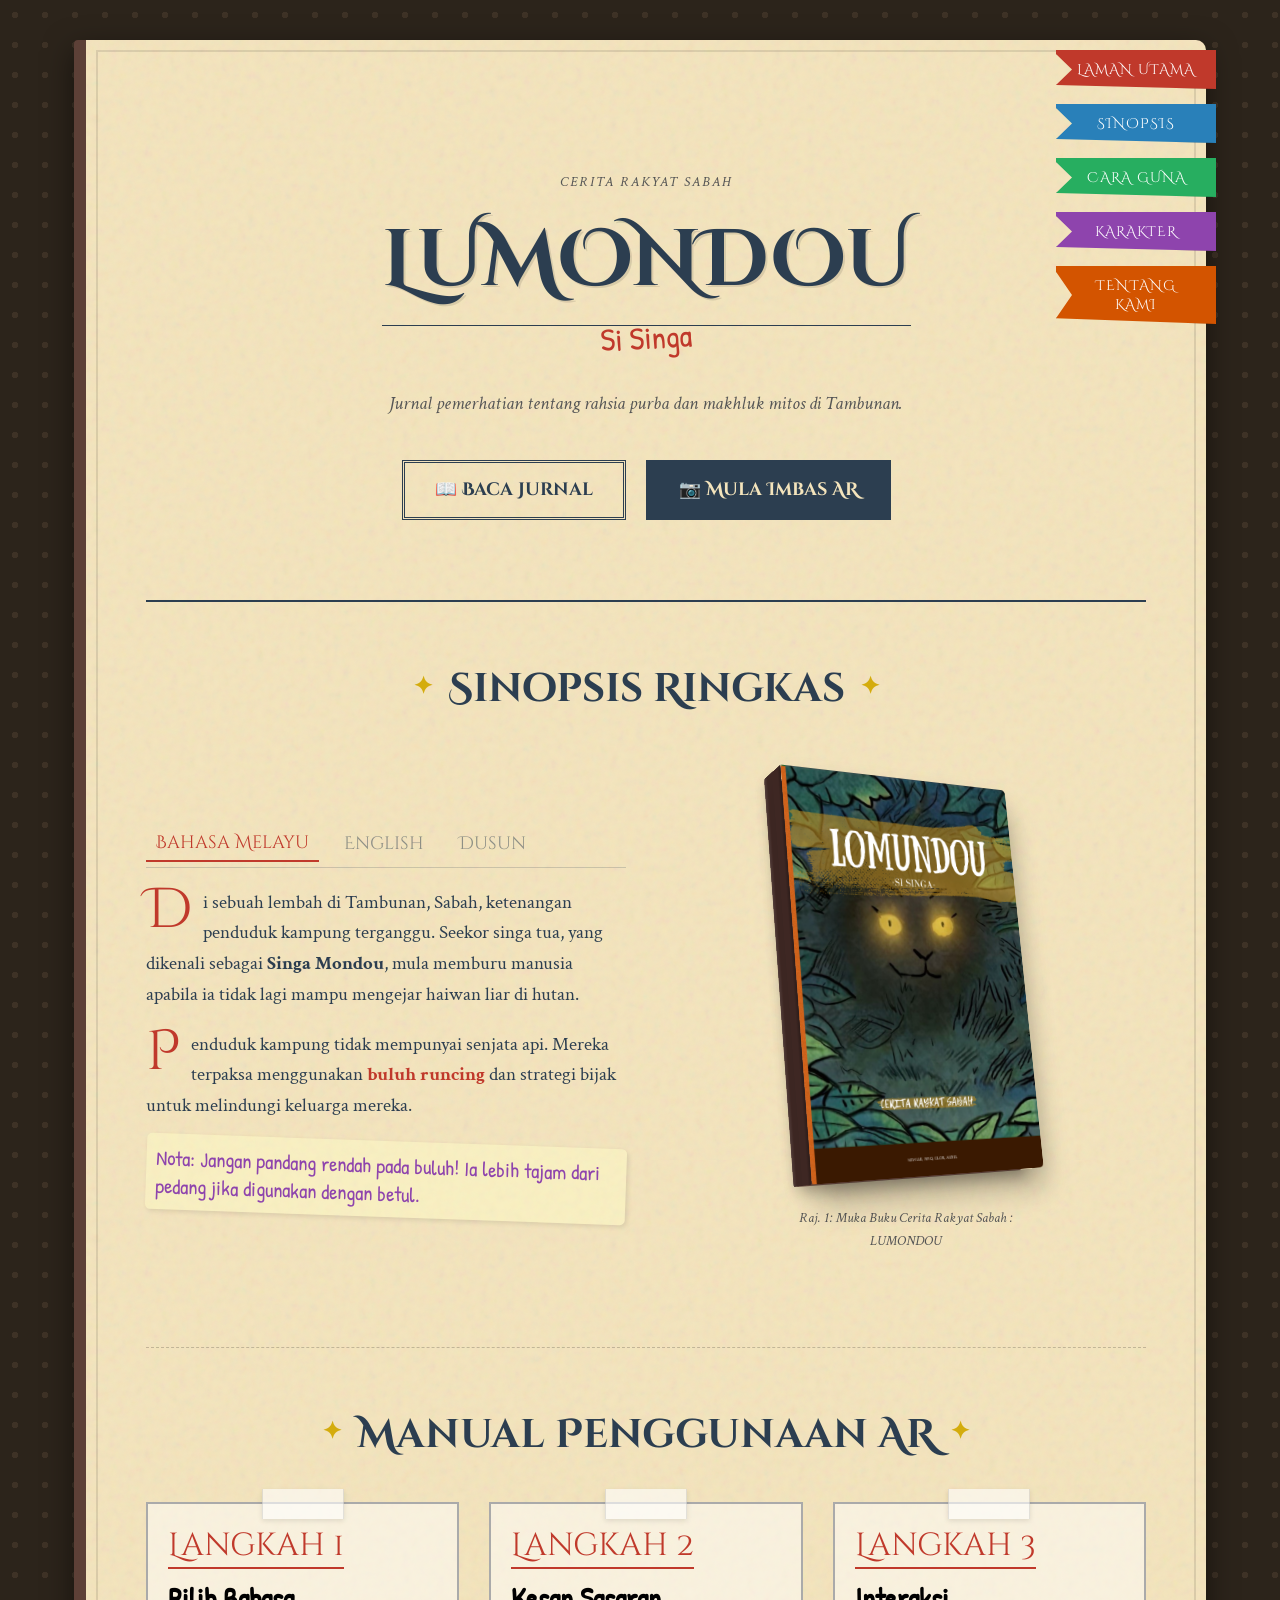
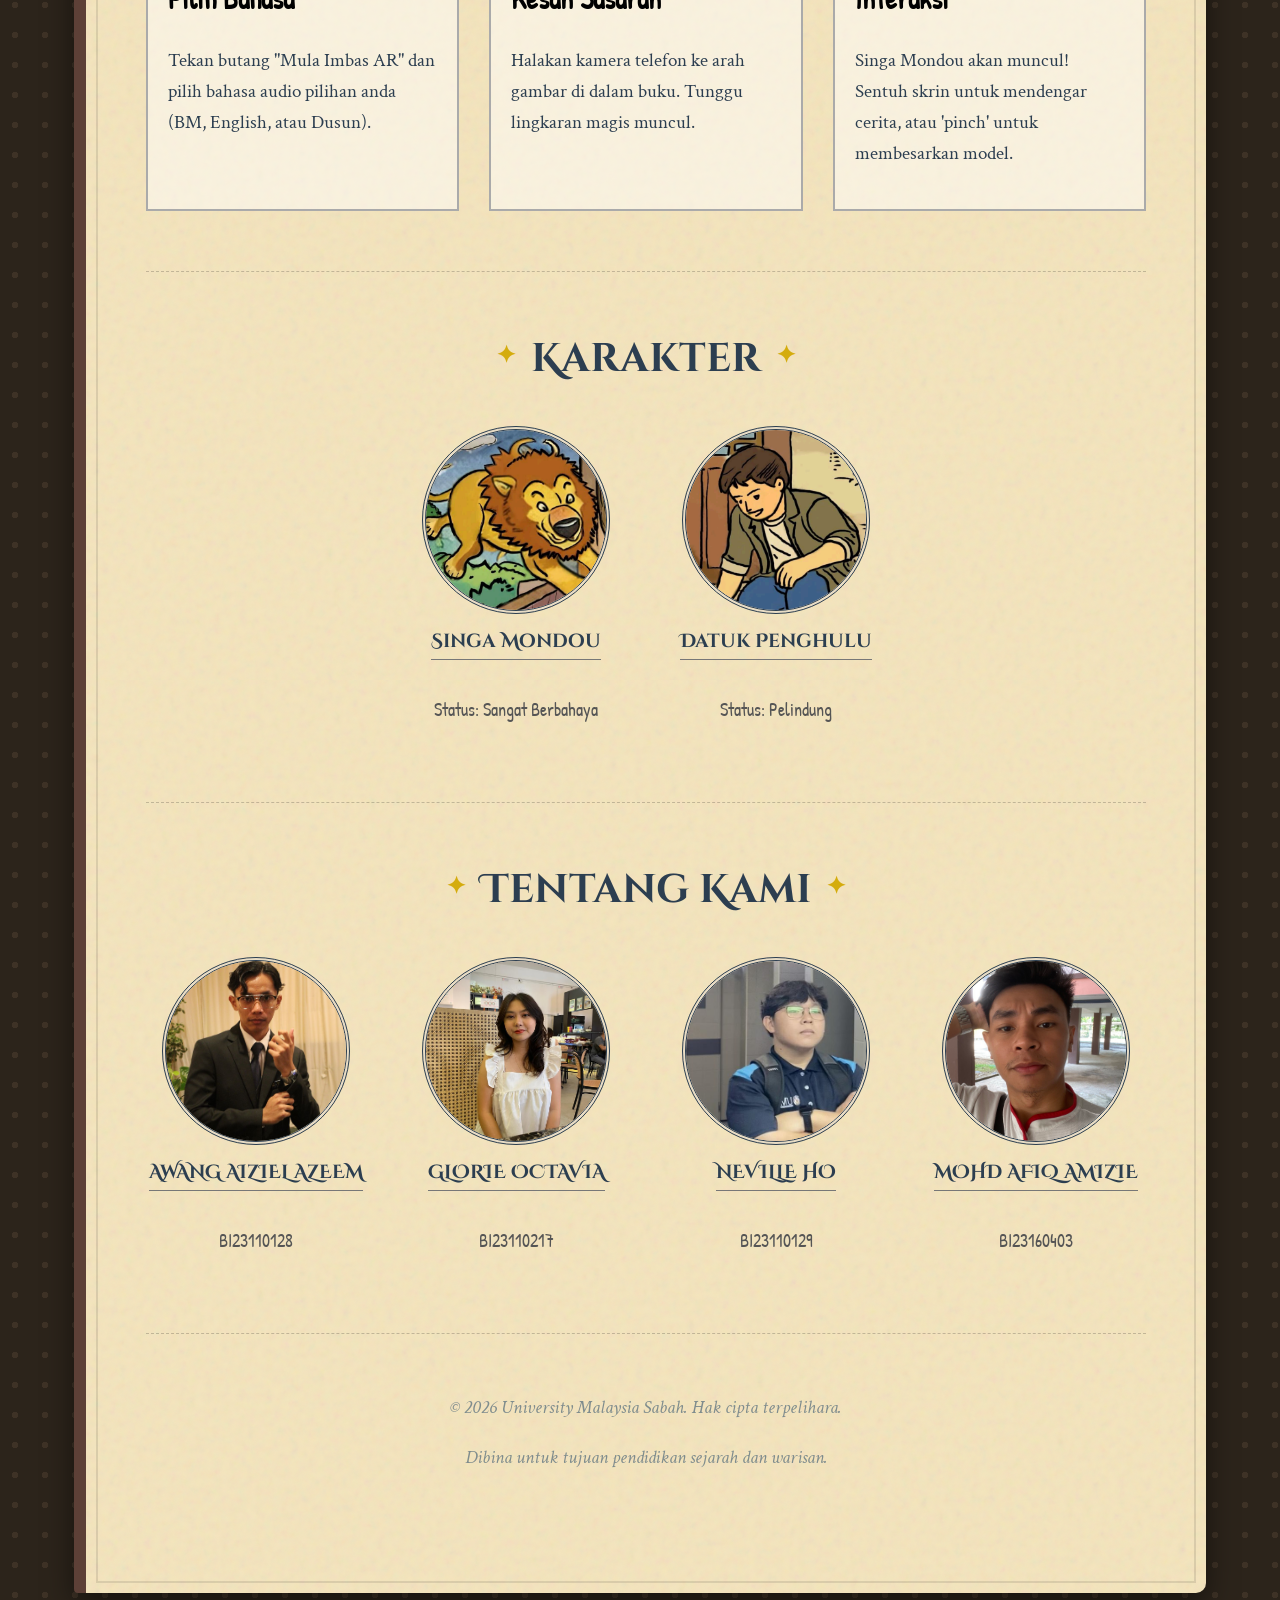
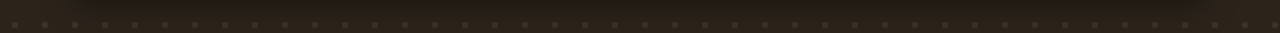
<file: index.html>
<!DOCTYPE html>
<html lang="ms">
<head>
    <meta charset="UTF-8">
    <meta name="viewport" content="width=device-width, initial-scale=1.0, maximum-scale=1.0, user-scalable=no">
    <title>Jurnal Lumondou | Misi AR</title>
    <link href="https://fonts.googleapis.com/css2?family=Cinzel+Decorative:wght@400;700&family=Crimson+Text:ital,wght@0,400;0,600;1,400&family=Patrick+Hand&display=swap" rel="stylesheet">
    <link rel="stylesheet" href="style.css">
</head>
<body>
    
    <div id="particles"></div>

    <div class="book-container">
        
        <div class="nav-track">
            <nav>
                <a href="#hero" class="navLink">Laman Utama</a>
                <a href="#story" class="navLink">Sinopsis</a>
                <a href="#ar" class="navLink">Cara Guna</a>
                <a href="#chars" class="navLink">Karakter</a>
                <a href="#about" class="navLink">Tentang Kami</a>
            </nav>
        </div>

        <header id="hero" class="hero reveal">
            <p style="text-transform: uppercase; letter-spacing: 2px; font-size: 0.9rem;">CERITA RAKYAT SABAH</p>
            <h1>LUMONDOU</h1>
            <span class="hero-subtitle">Si Singa</span>
            <p>Jurnal pemerhatian tentang rahsia purba dan makhluk mitos di Tambunan.</p>
            
            <div class="btn-group">
                <a href="#story" class="cta-btn">📖 Baca Jurnal</a>
                <a href="ar-language.html" class="cta-btn scan-btn">📷 Mula Imbas AR</a>
            </div>
        </header>

        <section id="story" class="reveal">
            <h2 class="section-title">Sinopsis Ringkas</h2>
            <div class="synopsis-container">
                <div class="synopsis-text">
                    <div class="lang-tabs">
                        <button class="tab-btn active" onclick="switchSynopsisLang('ms', this)">Bahasa Melayu</button>
                        <button class="tab-btn" onclick="switchSynopsisLang('en', this)">English</button>
                        <button class="tab-btn" onclick="switchSynopsisLang('dusun', this)">Dusun</button>
                    </div>

                    <div id="synopsis-ms" class="story-content">
                        <p>
                            Di sebuah lembah di Tambunan, Sabah, ketenangan penduduk kampung terganggu. Seekor singa tua, yang dikenali sebagai <strong>Singa Mondou</strong>, mula memburu manusia apabila ia tidak lagi mampu mengejar haiwan liar di hutan.
                        </p>
                        <p>
                            Penduduk kampung tidak mempunyai senjata api. Mereka terpaksa menggunakan <span style="color:var(--accent-red); font-weight:bold;">buluh runcing</span> dan strategi bijak untuk melindungi keluarga mereka.
                        </p>
                    </div>

                    <div id="synopsis-en" class="story-content" style="display:none;">
                        <p>
                            In a valley in Tambunan, Sabah, the peace of the villagers was shattered. An old lion, known as <strong>Singa Mondou</strong>, began hunting humans when it could no longer catch wild prey in the jungle.
                        </p>
                        <p>
                            The villagers had no firearms. They were forced to use <span style="color:var(--accent-red); font-weight:bold;">sharpened bamboo</span> and clever strategies to protect their families.
                        </p>
                    </div>

                    <div id="synopsis-dusun" class="story-content" style="display:none;">
                        <p>
                            Id iso bawang id Tambunan, Sabah, norumbak o kotoronongon do tulun kampung. Iso singa odomon, pinungaranan do <strong>Singa Mondou</strong>, tumimpuun mangkan do tulun soira au nodi kaanu mangkan do tayam.
                        </p>
                        <p>
                            Aso sinapang do tulun kampung. Mositi yolo momoguno <span style="color:var(--accent-red); font-weight:bold;">tombu</span> om akal di abaal montok manampasi do paganakan diolo.
                        </p>
                    </div>

                    <div class="handwritten-note">
                        Nota: Jangan pandang rendah pada buluh! Ia lebih tajam dari pedang jika digunakan dengan betul.
                    </div>
                </div>
                <div class="book-visual-container">
                    <div class="book-wrapper">
                        <div class="book-3d">
                            <img src="./assets/images/coverpage.png" alt="Lakaran Kampung" class="book-cover-img">
                        </div>
                    </div>
                    <p class="image-caption">Raj. 1: Muka Buku Cerita Rakyat Sabah : LUMONDOU</p>
                </div>
            </div>
        </section>

        <section id="ar" class="reveal">
            <h2 class="section-title">Manual Penggunaan AR</h2>
            <div class="ar-grid">
                <div class="ar-card">
                    <div class="ar-number">Langkah 1</div>
                    <h3>Pilih Bahasa</h3>
                    <p>Tekan butang "Mula Imbas AR" dan pilih bahasa audio pilihan anda (BM, English, atau Dusun).</p>
                </div>
                <div class="ar-card">
                    <div class="ar-number">Langkah 2</div>
                    <h3>Kesan Sasaran</h3>
                    <p>Halakan kamera telefon ke arah gambar di dalam buku. Tunggu lingkaran magis muncul.</p>
                </div>
                <div class="ar-card">
                    <div class="ar-number">Langkah 3</div>
                    <h3>Interaksi</h3>
                    <p>Singa Mondou akan muncul! Sentuh skrin untuk mendengar cerita, atau 'pinch' untuk membesarkan model.</p>
                </div>
            </div>
        </section>

        <section id="chars" class="reveal">
            <h2 class="section-title">Karakter</h2>
            <div class="char-flex">
                <div class="char-item">
                    <div class="char-img-wrapper">
                        <img src="./assets/images/singa.png" alt="Singa Mondou">
                    </div>
                    <h3>Singa Mondou</h3>
                    <p style="font-family: var(--font-hand); font-size: 1.1rem; color: #555;">Status: Sangat Berbahaya</p>
                </div>
                <div class="char-item">
                    <div class="char-img-wrapper">
                        <img src="./assets/images/ketuakampung.png" alt="Wira">
                    </div>
                    <h3>Datuk Penghulu</h3>
                    <p style="font-family: var(--font-hand); font-size: 1.1rem; color: #555;">Status: Pelindung</p>
                </div>
            </div>
        </section>

        <section id="about" class="reveal">
            <h2 class="section-title">Tentang Kami</h2>
            <div class="char-flex">
                <div class="char-item">
                    <div class="char-img-wrapper">
                        <img src="./assets/images/awang.jpeg" alt="Ahli 1">
                    </div>
                    <h3>AWANG AIZIEL AZEEM</h3>
                    <p style="font-family: var(--font-hand); font-size: 1.1rem; color: #555;">BI23110128</p>
                </div>
                <div class="char-item">
                    <div class="char-img-wrapper">
                        <img src="./assets/images/glor.jpeg" alt="Ahli 2">
                    </div>
                    <h3>GLORIE OCTAVIA</h3>
                    <p style="font-family: var(--font-hand); font-size: 1.1rem; color: #555;">BI23110217</p>
                </div>
                <div class="char-item">
                    <div class="char-img-wrapper">
                        <img src="./assets/images/nev.jpeg" alt="Ahli 3">
                    </div>
                    <h3>NEVILLE HO</h3>
                    <p style="font-family: var(--font-hand); font-size: 1.1rem; color: #555;">BI23110129</p>
                </div>
                <div class="char-item">
                    <div class="char-img-wrapper">
                        <img src="./assets/images/apiq.jpg" alt="Ahli 4">
                    </div>
                    <h3>MOHD AFIQ AMIZIE</h3>
                    <p style="font-family: var(--font-hand); font-size: 1.1rem; color: #555;">BI23160403</p>
                </div>
            </div>
        </section>

        <footer>
            <p>&copy; 2026 University Malaysia Sabah. Hak cipta terpelihara.</p>
            <p>Dibina untuk tujuan pendidikan sejarah dan warisan.</p>
        </footer>

    </div>

    <script src="ui.js"></script>

</body>
</html>
</file>
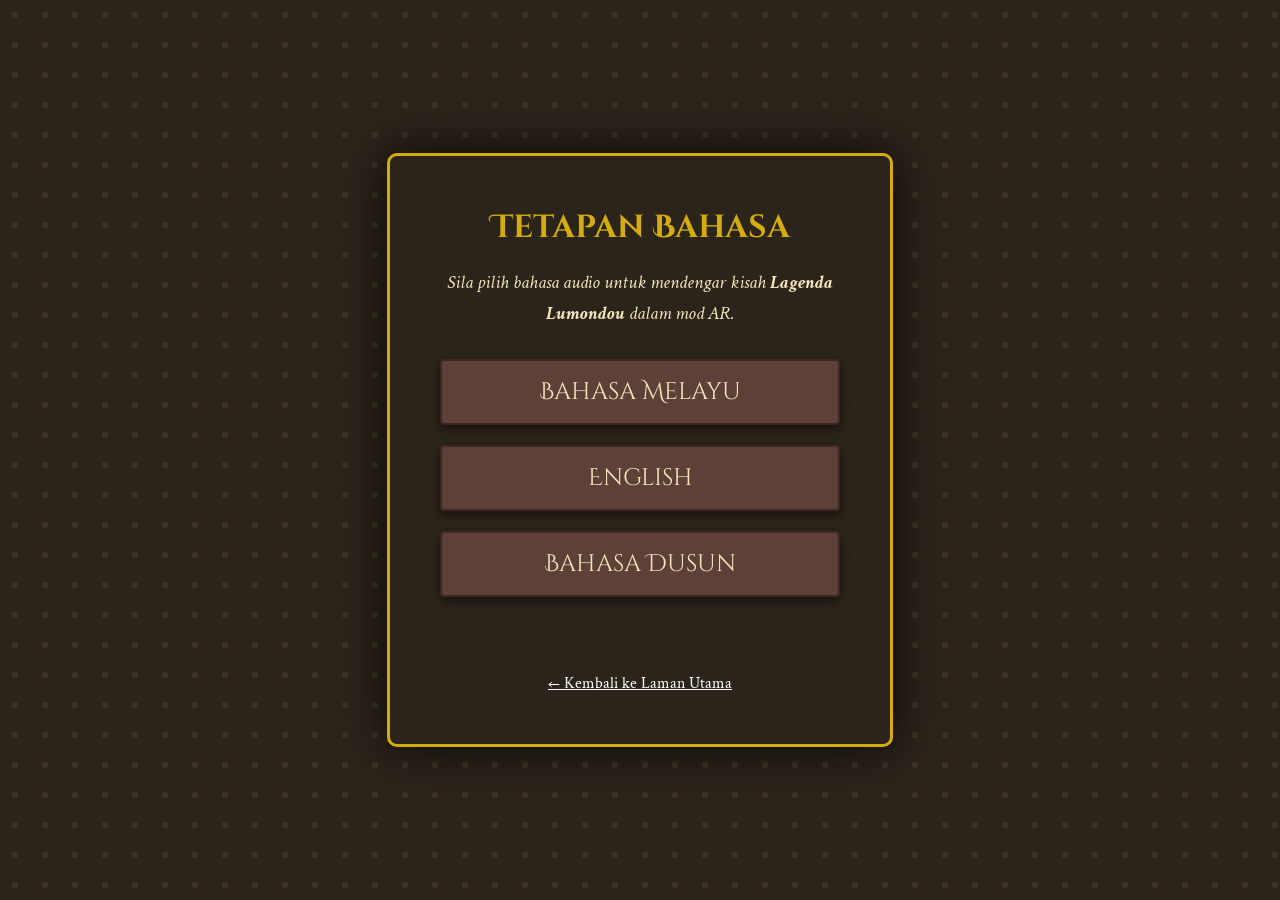
<file: ar-language.html>
<!DOCTYPE html>
<html lang="ms">
<head>
  <meta charset="UTF-8" />
  <meta name="viewport" content="width=device-width, initial-scale=1" />
  <title>Pilih Bahasa Audio | Lumondou</title>
  <link href="https://fonts.googleapis.com/css2?family=Cinzel+Decorative:wght@400;700&family=Crimson+Text:ital,wght@0,400;0,600;1,400&display=swap" rel="stylesheet">
  <link rel="stylesheet" href="style.css" />
  <style>
      /* Force center alignment for this specific page */
      body {
          display: flex;
          flex-direction: column;
          align-items: center;
          justify-content: center;
          min-height: 100vh;
      }
  </style>
</head>

<body>
  <div id="particles"></div>

  <div class="lang-container">
    <h1 style="color: var(--gold); margin-bottom: 10px;">Tetapan Bahasa</h1>
    <p style="color: #f4e4bc; font-style: italic; margin-bottom: 30px;">
        Sila pilih bahasa audio untuk mendengar kisah <b>Lagenda Lumondou</b> dalam mod AR.
    </p>

    <div class="lang-options">
      <button class="lang-btn" onclick="startAR('bm')">
        Bahasa Melayu
      </button>

      <button class="lang-btn" onclick="startAR('en')">
        English
      </button>

      <button class="lang-btn" onclick="startAR('ds')">
        Bahasa Dusun
      </button>
      
      <br>
      <a href="index.html" style="color:white; margin-top:15px; text-decoration:underline;">← Kembali ke Laman Utama</a>
    </div>
  </div>

  <script src="ui.js"></script>
  <script>
    function startAR(langCode){
      // Map language to AR pages
      const AR_PAGES = {
        bm: "scanBM.html",   // Maps to Malay AR
        en: "scanEng.html",  // Maps to English AR
        ds: "scanDusun.html" // Maps to Dusun AR
      };

      const targetPage = AR_PAGES[langCode];

      if(targetPage){
        window.location.href = targetPage;
      } else {
        alert("Halaman AR tidak dijumpai.");
      }
    }
  </script>

</body>
</html>
</file>
<file: style.css>
/* --- DESIGN VARIABLES (ADVENTURE JOURNAL THEME) --- */
:root {
    --bg-desk: #2c241b;       /* Dark Wood Table */
    --page-bg: #f4e4bc;       /* Aged Parchment */
    --ink-primary: #2c3e50;   /* Dark Blue/Black Ink */
    --ink-secondary: #8e44ad; /* Mystical Purple (Magic elements) */
    --accent-red: #c0392b;    /* Warning/Important (Sealing Wax) */
    --gold: #d4ac0d;          /* Gold Leaf */
    
    --font-display: 'Cinzel Decorative', cursive; /* Epic Headers */
    --font-body: 'Crimson Text', serif;           /* Book Text */
    --font-hand: 'Patrick Hand', cursive;         /* Handwritten Notes */
    
    --shadow-page: 0 10px 30px rgba(0,0,0,0.5);
    --texture-grain: url("data:image/svg+xml,%3Csvg viewBox='0 0 200 200' xmlns='http://www.w3.org/2000/svg'%3E%3Cfilter id='noiseFilter'%3E%3CfeTurbulence type='fractalNoise' baseFrequency='0.65' numOctaves='3' stitchTiles='stitch'/%3E%3C/filter%3E%3Crect width='100%25' height='100%25' filter='url(%23noiseFilter)' opacity='0.1'/%3E%3C/svg%3E");
}

/* --- GLOBAL STYLES --- */
html {
    scroll-behavior: smooth;
}

body {
    background-color: var(--bg-desk);
    color: var(--ink-primary);
    font-family: var(--font-body);
    margin: 0;
    padding: 0;
    overflow-x: hidden;
    background-image: radial-gradient(#3e3226 15%, transparent 16%), radial-gradient(#3e3226 15%, transparent 16%);
    background-size: 30px 30px;
}

h1, h2, h3 {
    font-family: var(--font-display);
    margin-top: 0;
    font-weight: 700;
}

p {
    font-size: 1.2rem;
    line-height: 1.6;
}

a { text-decoration: none; color: inherit; transition: 0.3s; }

/* --- ANIMATED BACKGROUND PARTICLES (FIREFLIES) --- */
#particles {
    position: fixed;
    top: 0; left: 0; width: 100%; height: 100%;
    pointer-events: none;
    z-index: 0;
}

.firefly {
    position: absolute;
    width: 4px;
    height: 4px;
    background: var(--gold);
    border-radius: 50%;
    opacity: 0;
    box-shadow: 0 0 10px var(--gold);
    animation: fly 10s infinite linear;
}

@keyframes fly {
    0% { transform: translate(0, 0); opacity: 0; }
    10% { opacity: 1; }
    90% { opacity: 1; }
    100% { transform: translate(100px, -100px); opacity: 0; }
}

/* --- THE BOOK CONTAINER --- */
.book-container {
    max-width: 1000px;
    margin: 40px auto;
    background-color: var(--page-bg);
    background-image: var(--texture-grain);
    box-shadow: var(--shadow-page);
    position: relative;
    padding: 60px;
    border-left: 12px solid #5d4037; /* Book Spine */
    border-radius: 4px 10px 10px 4px;
    z-index: 10;
    padding-bottom: 100px; /* Space for mobile nav */
}

.book-container::before {
    content: '';
    position: absolute;
    top: 10px; right: 10px; bottom: 10px; left: 10px;
    border: 2px solid rgba(0,0,0,0.1);
    pointer-events: none;
}

/* --- NAVIGATION TRACK --- */
.nav-track {
    position: absolute;
    top: 0; right: 0; height: 100%; width: 0;
    pointer-events: none;
}

nav {
    position: sticky;
    position: -webkit-sticky;
    top: 50px;
    float: right;
    margin-right: -10px;
    display: flex;
    flex-direction: column;
    gap: 15px;
    z-index: 100;
    pointer-events: auto;
    width: 120px;
    align-items: flex-end;
}

nav a {
    background: var(--accent-red);
    color: #fff;
    padding: 10px 20px;
    font-family: var(--font-display);
    font-size: 0.9rem;
    text-transform: uppercase;
    letter-spacing: 1px;
    box-shadow: -2px 2px 5px rgba(0,0,0,0.3);
    transform: translateX(0);
    transition: transform 0.3s;
    clip-path: polygon(0 0, 100% 0, 100% 100%, 0 90%, 10% 50%, 0 10%);
    width: 100%;
    text-align: center;
}

nav a:nth-child(2) { background: #2980b9; }
nav a:nth-child(3) { background: #27ae60; }
nav a:nth-child(4) { background: #8e44ad; }
nav a:nth-child(5) { background: #d35400; }

nav a:hover {
    transform: translateX(-15px);
}

/* --- HERO SECTION --- */
.hero {
    text-align: center;
    padding: 40px 0 80px;
    border-bottom: 2px solid var(--ink-primary);
    position: relative;
}

.hero h1 {
    font-size: 5rem;
    color: var(--ink-primary);
    margin-bottom: 10px;
    text-shadow: 2px 2px 0px rgba(0,0,0,0.1);
    border-bottom: 1px solid var(--ink-primary);
    display: inline-block;
    padding-bottom: 10px;
    animation: inkShimmer 3s infinite alternate;
}

@keyframes inkShimmer {
    0% { color: var(--ink-primary); text-shadow: 2px 2px 0px rgba(0,0,0,0.1); }
    100% { color: #34495e; text-shadow: 4px 4px 10px rgba(44, 62, 80, 0.3); }
}

.hero-subtitle {
    font-family: var(--font-hand);
    font-size: 2rem;
    color: var(--accent-red);
    transform: rotate(-3deg);
    display: block;
    margin-top: -20px;
    animation: floatText 4s ease-in-out infinite;
}

@keyframes floatText {
    0%, 100% { transform: rotate(-3deg) translateY(0); }
    50% { transform: rotate(-3deg) translateY(-5px); }
}

.hero p {
    font-style: italic;
    color: #555;
    margin-top: 30px;
}

.btn-group {
    margin-top: 40px;
    display: flex;
    justify-content: center;
    gap: 20px;
}

.cta-btn {
    background: transparent;
    color: var(--ink-primary);
    padding: 15px 30px;
    font-family: var(--font-display);
    font-weight: bold;
    font-size: 1.1rem;
    border: 3px double var(--ink-primary);
    display: inline-block;
    cursor: pointer;
    position: relative;
    transition: 0.3s;
}

.cta-btn:hover {
    background: var(--ink-primary);
    color: var(--page-bg);
    box-shadow: 0 5px 15px rgba(0,0,0,0.2);
    transform: translateY(-2px);
}

.scan-btn {
    background: var(--ink-primary);
    color: var(--page-bg);
    border-color: var(--ink-primary);
    animation: pulseBtn 2s infinite;
}

@keyframes pulseBtn {
    0% { box-shadow: 0 0 0 0 rgba(44, 62, 80, 0.4); }
    70% { box-shadow: 0 0 0 10px rgba(44, 62, 80, 0); }
    100% { box-shadow: 0 0 0 0 rgba(44, 62, 80, 0); }
}

.scan-btn:hover {
    background: var(--accent-red);
    border-color: var(--accent-red);
    animation: none;
}

/* --- SECTIONS --- */
section {
    padding: 60px 0;
    border-bottom: 1px dashed rgba(0,0,0,0.2);
}

.reveal {
    opacity: 0;
    transform: translateY(30px);
    transition: all 0.8s ease-out;
}

.reveal.active {
    opacity: 1;
    transform: translateY(0);
}

.section-title {
    font-size: 2.5rem;
    text-align: center;
    margin-bottom: 40px;
    color: var(--ink-primary);
    position: relative;
}

.section-title::before, .section-title::after {
    content: '✦';
    color: var(--gold);
    margin: 0 15px;
    font-size: 1.5rem;
    vertical-align: middle;
}

/* --- SYNOPSIS --- */
.synopsis-container {
    display: grid;
    grid-template-columns: 1fr 1fr;
    gap: 40px;
    align-items: center;
}

.lang-tabs {
    display: flex;
    gap: 15px;
    margin-bottom: 20px;
    border-bottom: 1px solid rgba(44, 62, 80, 0.2);
    padding-bottom: 5px;
}

.tab-btn {
    background: none;
    border: none;
    font-family: var(--font-display);
    font-size: 1.1rem;
    color: var(--ink-primary);
    opacity: 0.5;
    cursor: pointer;
    transition: 0.3s;
    padding: 5px 10px;
}

.tab-btn.active {
    opacity: 1;
    color: var(--accent-red);
    border-bottom: 2px solid var(--accent-red);
}

.story-content {
    animation: fadeIn 0.5s ease-in-out;
}

@keyframes fadeIn {
    from { opacity: 0; transform: translateY(5px); }
    to { opacity: 1; transform: translateY(0); }
}

.synopsis-text p::first-letter {
    font-family: var(--font-display);
    font-size: 3.5rem;
    float: left;
    line-height: 0.8;
    padding-right: 10px;
    color: var(--accent-red);
}

.handwritten-note {
    font-family: var(--font-hand);
    color: var(--ink-secondary);
    font-size: 1.3rem;
    background: rgba(255, 255, 200, 0.4);
    padding: 10px;
    border-radius: 5px;
    transform: rotate(2deg);
    margin-top: 10px;
    box-shadow: 2px 2px 5px rgba(0,0,0,0.1);
}

/* --- 3D BOOK COVER --- */
.book-visual-container {
    perspective: 1200px;
    display: flex;
    flex-direction: column;
    align-items: center;
    margin: 20px 0;
}

.book-wrapper {
    width: 260px;
    height: 400px;
    transform-style: preserve-3d;
    animation: floatBook 6s ease-in-out infinite;
    margin-bottom: 20px;
}

@keyframes floatBook {
    0%, 100% { transform: translateY(0); }
    50% { transform: translateY(-15px); }
}

.book-3d {
    position: relative;
    width: 100%;
    height: 100%;
    transform-style: preserve-3d;
    transform: rotateY(30deg) rotateX(10deg);
    transition: transform 0.5s cubic-bezier(0.175, 0.885, 0.32, 1.275), box-shadow 0.5s ease;
    box-shadow: 15px 15px 30px rgba(0,0,0,0.3);
}

.book-3d:hover {
    transform: rotateY(0deg) rotateX(5deg) scale(1.05); 
    box-shadow: 0 0 50px rgba(212, 172, 13, 0.6);
    cursor: pointer;
}

.book-cover-img {
    position: absolute;
    top: 0; left: 0;
    width: 100%; height: 100%;
    object-fit: cover;
    border-radius: 2px 5px 5px 2px;
    transform: translateZ(20px);
    z-index: 2;
    background: #5d4037;
    box-shadow: inset 5px 0 10px rgba(0,0,0,0.2);
}

.book-3d::before {
    content: '';
    position: absolute;
    top: 0; left: -20px;
    width: 40px;
    height: 100%;
    background: #3e2723;
    background-image: linear-gradient(90deg, rgba(255,255,255,0.1) 0%, transparent 20%, transparent 80%, rgba(0,0,0,0.3) 100%);
    transform: rotateY(-90deg);
    transform-origin: center;
    z-index: 1;
    border-radius: 2px;
}

.book-3d::after {
    content: '';
    position: absolute;
    top: 0; left: 0;
    width: 100%; height: 100%;
    transform: translateZ(-20px) rotateY(180deg);
    background: #5d4037;
    box-shadow: -5px 5px 15px rgba(0,0,0,0.3);
    border-radius: 2px 5px 5px 2px;
}

.image-caption {
    font-size: 0.9rem; 
    text-align: center; 
    color: #555; 
    margin-top: 10px;
    font-style: italic;
    max-width: 250px;
}

/* --- AR MANUAL STEPS --- */
.ar-grid {
    display: grid;
    grid-template-columns: repeat(auto-fit, minmax(250px, 1fr));
    gap: 30px;
}

.ar-card {
    border: 2px solid #aaa;
    padding: 20px;
    position: relative;
    background: rgba(255,255,255,0.5);
    transition: 0.3s;
}

.ar-card:hover {
    transform: translateY(-5px);
    background: rgba(255,255,255,0.8);
    box-shadow: 0 5px 15px rgba(0,0,0,0.1);
}

.ar-card::before {
    content: '';
    position: absolute;
    top: -15px;
    left: 50%;
    transform: translateX(-50%);
    width: 80px;
    height: 30px;
    background: rgba(255,255,255,0.6);
    border-left: 1px solid rgba(0,0,0,0.1);
    border-right: 1px solid rgba(0,0,0,0.1);
    box-shadow: 0 2px 5px rgba(0,0,0,0.1);
}

.ar-number {
    font-family: var(--font-display);
    font-size: 2rem;
    color: var(--accent-red);
    border-bottom: 2px solid var(--accent-red);
    display: inline-block;
    margin-bottom: 10px;
}

.ar-card h3 {
    font-family: var(--font-hand);
    font-size: 1.8rem;
    color: #000;
}

/* --- CHARACTERS --- */
.char-flex {
    display: flex;
    justify-content: center;
    flex-wrap: wrap;
    gap: 40px;
}

.char-item {
    text-align: center;
    width: 220px;
}

.char-img-wrapper {
    width: 180px;
    height: 180px;
    border-radius: 50%;
    overflow: hidden;
    margin: 0 auto 15px;
    border: 4px double var(--ink-primary);
    background: #e8dcc5;
    transition: transform 0.5s cubic-bezier(0.175, 0.885, 0.32, 1.275);
}

.char-img-wrapper img {
    width: 100%;
    height: 100%;
    object-fit: cover;
    transition: 0.5s; 
}

.char-item:hover .char-img-wrapper {
    transform: scale(1.1);
    box-shadow: 0 0 20px var(--ink-secondary);
    border-color: var(--ink-secondary);
}

.char-item h3 {
    border-bottom: 1px solid #777;
    display: inline-block;
    padding-bottom: 5px;
}

footer {
    text-align: center;
    padding-top: 40px;
    font-size: 0.9rem;
    color: #7f8c8d;
    font-style: italic;
}

/* --- LANGUAGE SELECTION PAGE STYLES --- */
.lang-container {
    text-align: center;
    background: rgba(44, 36, 27, 0.95); /* Dark wood background */
    padding: 50px;
    border-radius: 10px;
    border: 3px solid var(--gold);
    box-shadow: 0 0 50px rgba(0,0,0,0.8);
    max-width: 90%;
    width: 400px;
}

.lang-options {
    display: flex;
    flex-direction: column;
    gap: 20px;
    align-items: center;
    margin-top: 30px;
}

.lang-btn {
    background: #5d4037; /* Wood Color */
    color: #f4e4bc; /* Parchment Color */
    padding: 15px 40px;
    font-family: var(--font-display);
    font-size: 1.5rem;
    border: 2px solid #3e2723;
    border-radius: 4px;
    width: 100%;
    cursor: pointer;
    box-shadow: 0 4px 10px rgba(0,0,0,0.5);
    transition: all 0.2s;
    position: relative;
    display: flex;
    justify-content: center;
    align-items: center;
}

.lang-btn:hover {
    transform: scale(1.05);
    background: #795548;
    color: #fff;
    box-shadow: 0 0 15px var(--gold);
    border-color: var(--gold);
}

/* --- MOBILE OPTIMIZATION --- */
@media (max-width: 768px) {
    .book-container { 
        margin: 0; 
        border-left: none; 
        padding: 20px 15px; 
        width: 100%; 
        box-sizing: border-box; 
        overflow: hidden;
    }
    
    .hero h1 { font-size: 3rem; line-height: 1; }
    .hero-subtitle { font-size: 1.5rem; margin-top: -10px; }
    
    .btn-group { 
        flex-direction: column; 
        align-items: center; 
        width: 100%;
    }
    
    .cta-btn { 
        width: 100%; 
        text-align: center;
        box-sizing: border-box; 
    }

    .nav-track {
        position: static;
        height: auto;
        width: auto;
        display: block !important;
    }

    nav { 
        position: fixed; 
        top: auto; bottom: 0; right: 0; left: 0; 
        width: 100%; margin: 0; float: none;
        flex-direction: row; 
        justify-content: space-evenly; 
        align-items: center;
        background: #2c241b; 
        padding: 10px 5px 25px 5px;
        padding-bottom: env(safe-area-inset-bottom, 20px);
        clip-path: none; 
        border-top: 3px solid var(--gold);
        box-shadow: 0 -5px 20px rgba(0,0,0,0.5);
        z-index: 1000;
    }
    
    nav a { 
        width: auto; flex: 1;
        clip-path: none; 
        box-shadow: none; 
        border-radius: 5px; 
        font-size: 0.7rem; 
        padding: 8px 4px; 
        display: flex;
        align-items: center;
        justify-content: center;
        text-align: center;
        height: 40px;
    }
    
    .synopsis-container { grid-template-columns: 1fr; }
    .synopsis-text { order: 2; }
    .book-visual-container { order: 1; margin-bottom: 20px; }
    
    .book-wrapper { width: 200px; height: 300px; }
    .char-flex { gap: 30px; }
}
</file>
